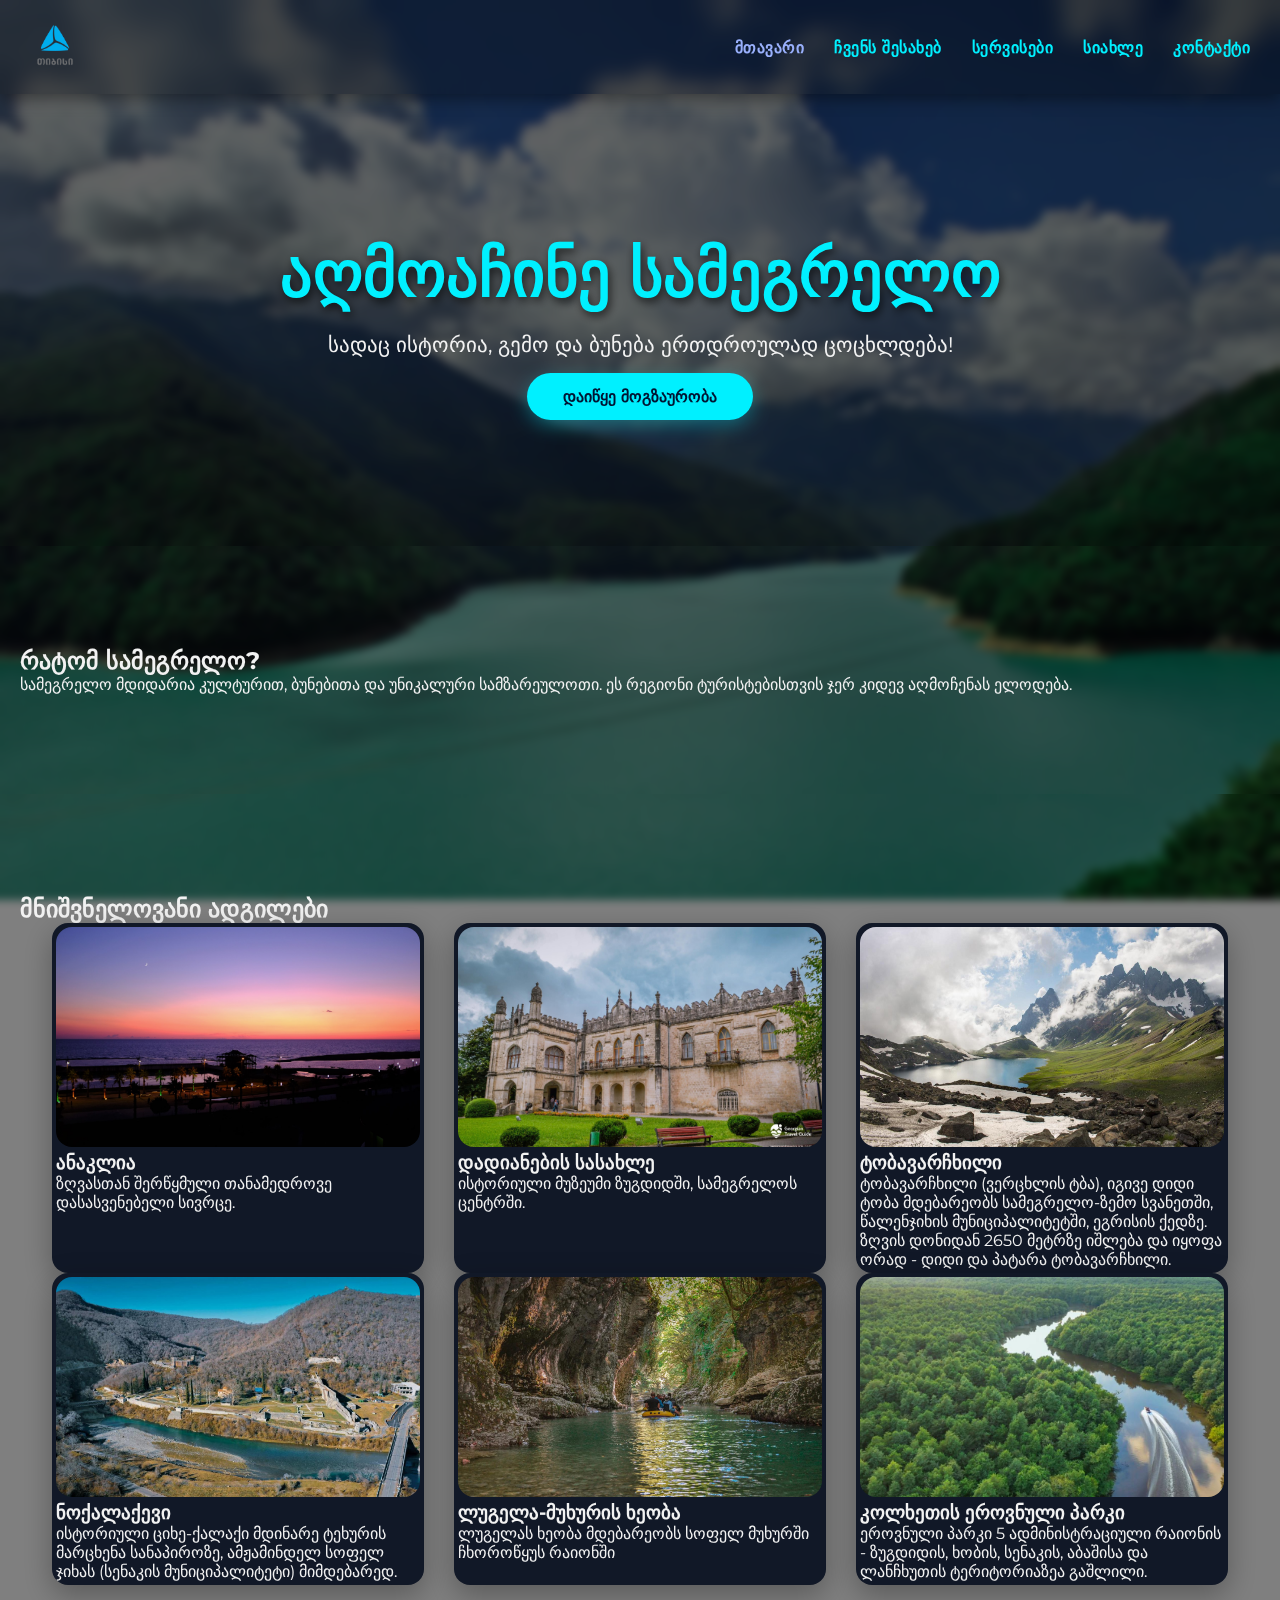
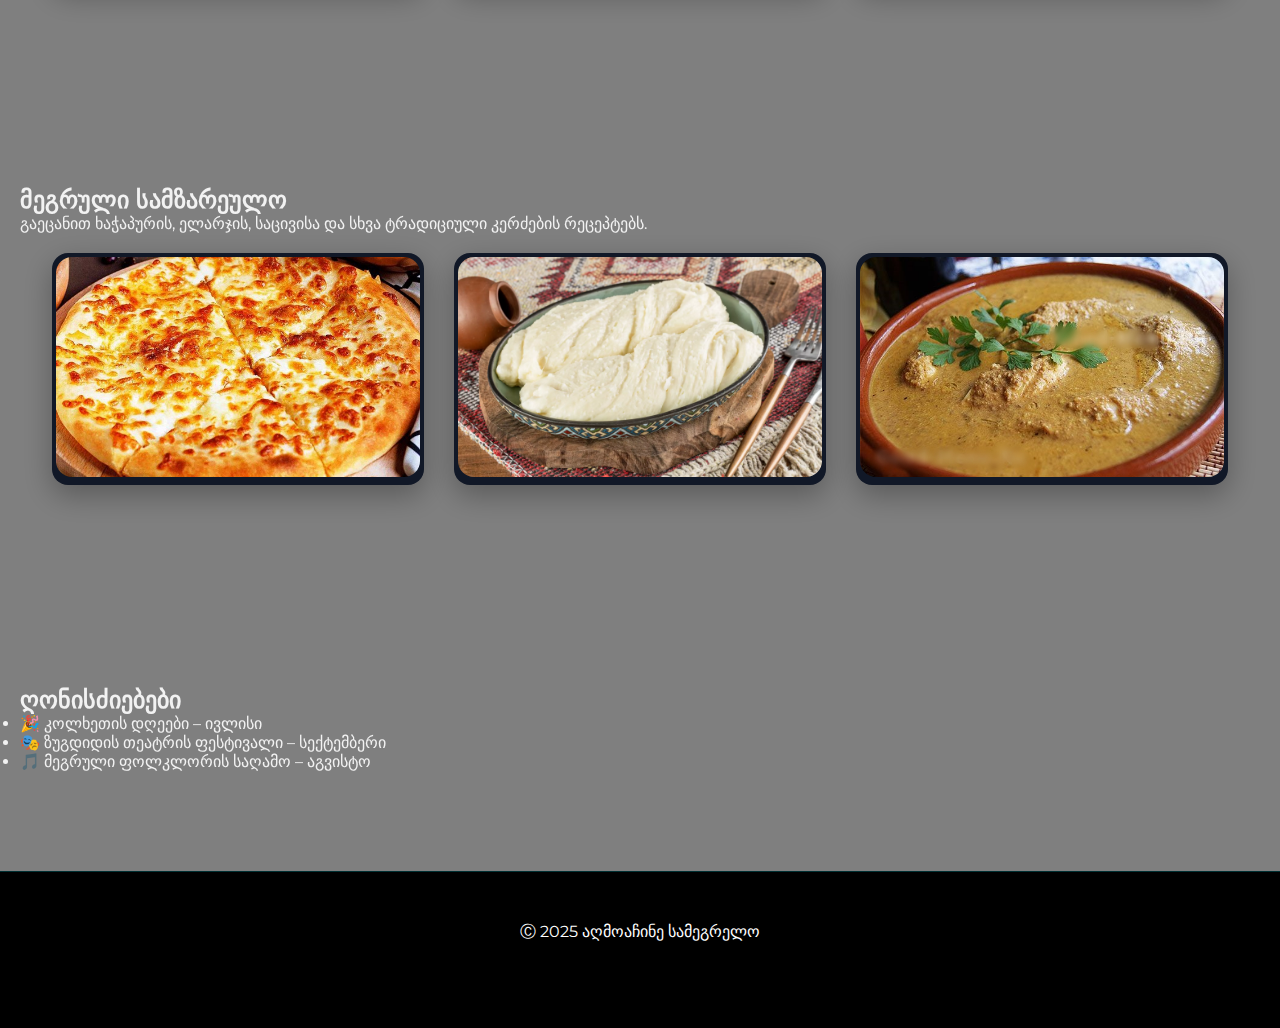
<file: index.html>
<!DOCTYPE html>
<html lang="ka">
<head>
  <meta charset="UTF-8">
  <meta name="viewport" content="width=device-width, initial-scale=1.0">
  <title>აღმოაჩინე სამეგრელო</title>
  <link rel="stylesheet" href="assets/css/style.css">
  <link href="https://fonts.googleapis.com/css2?family=Montserrat:wght@400;700&display=swap" rel="stylesheet">
</head>
<body>
  
  <header>
    <div class="container">
      <a href="https://tbceducation.ge" target="_blank">
        <img src="assets/images/tbc-logo.png" alt="TBC Logo" class="logo">
      </a>
      <nav>
        <ul>
          <li><a href="index.html" class="active" style="text-decoration:none; font-weight:700; color:#99b0fc;">მთავარი</a></li>
          <li><a href="about.html">ჩვენს შესახებ</a></li>
          <li><a href="services.html">სერვისები</a></li>
          <li><a href="news.html">სიახლე</a></li>
          <li><a href="contact.html">კონტაქტი</a></li>
        </ul>
      </nav>
    </div>
  </header>

  <section class="hero">
    <div class="hero-content">
      
      <h1>აღმოაჩინე სამეგრელო</h1>
      <p>სადაც ისტორია, გემო და ბუნება ერთდროულად ცოცხლდება!</p>
      <a href="#discover" class="btn">დაიწყე მოგზაურობა</a>
    </div>
  </section>

  
  <section class="region" id="discover">
    <div class="container">
      <h2>რატომ სამეგრელო?</h2>
      <p>სამეგრელო მდიდარია კულტურით, ბუნებითა და უნიკალური სამზარეულოთი. ეს რეგიონი ტურისტებისთვის ჯერ კიდევ აღმოჩენას ელოდება.</p>
    </div>
  </section>

  
  <section class="places">
    <div class="container">
      <h2>მნიშვნელოვანი ადგილები</h2>
      <div class="cards">
        <div class="card">
          <img src="assets/images/anakila.jpg" alt="ანაკლიის სანაპირო">
          <h3>ანაკლია</h3>
          <p>ზღვასთან შერწყმული თანამედროვე დასასვენებელი სივრცე.</p>
        </div>
        <div class="card">
          <img src="assets/images/dadianebi.jpg" alt="დადიანების სასახლე">
          <h3>დადიანების სასახლე</h3>
          <p>ისტორიული მუზეუმი ზუგდიდში, სამეგრელოს ცენტრში.</p>
        </div>
        <div class="card">
          <img src="assets/images/tobavarchxili.jpg" alt="">
          <h3>ტობავარჩხილი</h3>
          <p>ტობავარჩხილი (ვერცხლის ტბა), იგივე დიდი ტობა მდებარეობს სამეგრელო-ზემო სვანეთში, 
            წალენჯიხის მუნიციპალიტეტში, ეგრისის ქედზე. ზღვის დონიდან 2650 მეტრზე იშლება და იყოფა ორად - დიდი 
            და პატარა ტობავარჩხილი.</p>
        </div>
      </div>
      
      <div class="cards">
        <div class="card">
          <img src="assets/images/ნოქლაქევი.jpg" alt="">
          <h3>ნოქალაქევი</h3>
          <p>ისტორიული ციხე-ქალაქი მდინარე ტეხურის მარცხენა სანაპიროზე, ამჟამინდელ სოფელ ჯიხას (სენაკის მუნიციპალიტეტი) მიმდებარედ.</p>
        </div>
        <div class="card">
          <img src="assets/images/lugelaa.jpg" alt="">
          <h3>ლუგელა-მუხურის ხეობა</h3>
          <p>ლუგელას ხეობა მდებარეობს სოფელ მუხურში ჩხოროწყუს რაიონში</p>
        </div>
        <div class="card">
          <img src="assets/images/kolxeti.jpg" alt="">
          <h3>კოლხეთის ეროვნული პარკი</h3>
          <p>ეროვნული პარკი 5 ადმინისტრაციული რაიონის - ზუგდიდის, ხობის, სენაკის,
            აბაშისა და ლანჩხუთის ტერიტორიაზეა გაშლილი.</p>
        </div>
      </div>
    </div>
  </section>

  
  <section class="cuisine">
    <div class="container">
      <h2>მეგრული სამზარეულო</h2>
      <p>გაეცანით ხაჭაპურის, ელარჯის, საცივისა და სხვა ტრადიციული კერძების რეცეპტებს.</p>

      <div class="cards">
        <div class="card">
          <a href="https://gemrielia.ge/recipe/1021-yvelaze-gemrieli-megruli-xaWapuri/">
          <img src="assets/images/xach.jpg" alt="">
          </a>
        </div>
        <div class="card">
          <a href="https://gemrielia.ge/recipe/5999-namdvili-elarji-megreli-diasaxlisis-recepti/">
          <img src="assets/images/elarj.jpg" alt="">
          </a>
       
        </div>
        <div class="card">
          <a href="https://gemrielia.ge/recipe/6423-indauris-sacivi-namdvili-sadResaswaulo-kerZi/">
          <img src="assets/images/sac.jpg" alt="">
          </a>
        </div>
      </div>
    </div>
  </section>

  
  <section class="calendar">
    <div class="container">
      <h2>ღონისძიებები</h2>
      <ul>
        <li>🎉 კოლხეთის დღეები – ივლისი</li>
        <li>🎭 ზუგდიდის თეატრის ფესტივალი – სექტემბერი</li>
        <li>🎵 მეგრული ფოლკლორის საღამო – აგვისტო</li>
      </ul>
    </div>
  </section>


  
  <footer>
    <div class="container">
      <p>Ⓒ 2025 აღმოაჩინე სამეგრელო</p>
      <div class="socials">
        <a href="#"><i class="fab fa-facebook"></i></a>
        <a href="#"><i class="fab fa-instagram"></i></a>
      </div>
    </div>
  </footer>
</body>
</html>
</file>
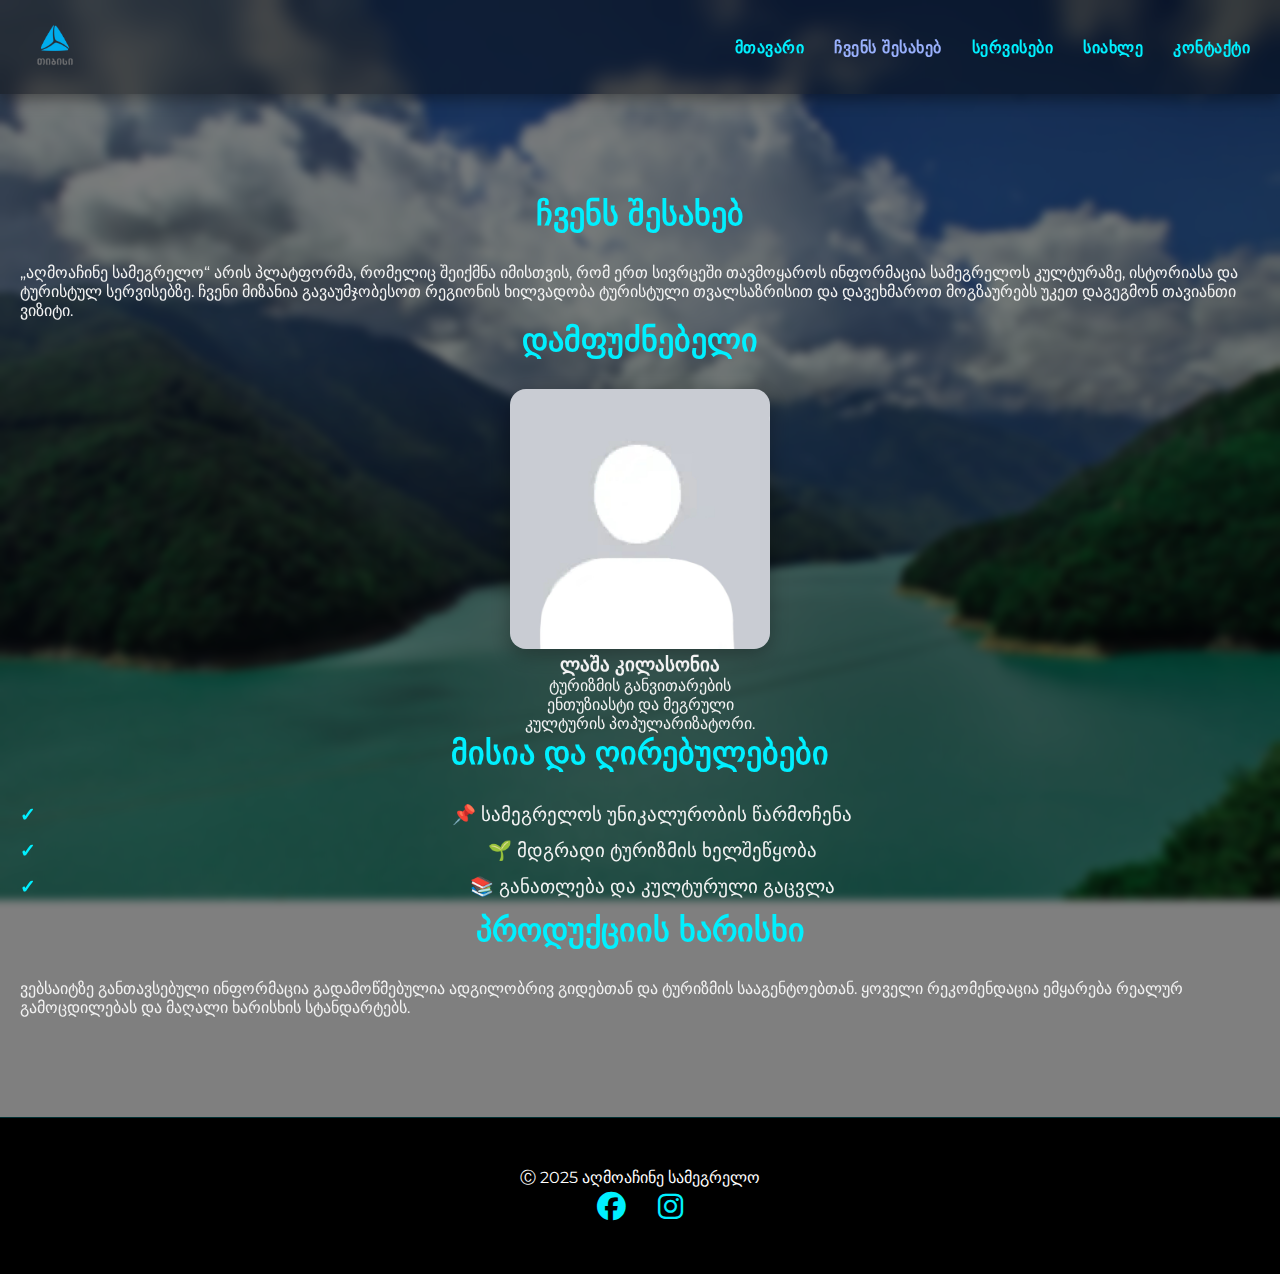
<file: about.html>
<!DOCTYPE html>
<html lang="ka">
<head>
  <meta charset="UTF-8">
  <meta name="viewport" content="width=device-width, initial-scale=1.0">
  <title>ჩვენს შესახებ – აღმოაჩინე სამეგრელო</title>
  <link rel="stylesheet" href="assets/css/style.css">
  <link rel="stylesheet" href="https://cdnjs.cloudflare.com/ajax/libs/font-awesome/6.5.0/css/all.min.css">
  <link href="https://fonts.googleapis.com/css2?family=Montserrat:wght@400;700&display=swap" rel="stylesheet">
</head>
<body>

  
  <header>
    <div class="container">
      <a href="https://tbceducation.ge" target="_blank">
        <img src="assets/images/tbc-logo.png" alt="TBC Logo" class="logo">
      </a>
      <nav>
        <ul>
          <li><a href="index.html">მთავარი</a></li>
          <li><a href="about.html" class="active" style="text-decoration:none; font-weight:700; color:#99b0fc;">ჩვენს შესახებ</a></li>
          <li><a href="services.html">სერვისები</a></li>
          <li><a href="news.html">სიახლე</a></li>
          <li><a href="contact.html">კონტაქტი</a></li>
        </ul>
      </nav>
    </div>
  </header>

 
  <section class="about">
    <div class="container">
      <h1>ჩვენს შესახებ</h1>
      <p>„აღმოაჩინე სამეგრელო“ არის პლატფორმა, რომელიც შეიქმნა იმისთვის, რომ ერთ სივრცეში თავმოყაროს ინფორმაცია სამეგრელოს კულტურაზე, ისტორიასა და ტურისტულ სერვისებზე. ჩვენი მიზანია გავაუმჯობესოთ რეგიონის ხილვადობა ტურისტული თვალსაზრისით და დავეხმაროთ მოგზაურებს უკეთ დაგეგმონ თავიანთი ვიზიტი.</p>

      <h2>დამფუძნებელი</h2>
      <div class="team">
        <div class="member">
          <img src="assets/images/me.jpg" alt="დამფუძნებელი 1">
          <h3>ლაშა კილასონია</h3>
          <p>ტურიზმის განვითარების ენთუზიასტი და მეგრული კულტურის პოპულარიზატორი.</p>
        </div>
       
      </div>

      <h2>მისია და ღირებულებები</h2>
      <ul class="values">
        <li>📌 სამეგრელოს უნიკალურობის წარმოჩენა</li>
        <li>🌱 მდგრადი ტურიზმის ხელშეწყობა</li>
        <li>📚 განათლება და კულტურული გაცვლა</li>
      </ul>

      <h2>პროდუქციის ხარისხი</h2>
      <p>ვებსაიტზე განთავსებული ინფორმაცია გადამოწმებულია ადგილობრივ გიდებთან და ტურიზმის სააგენტოებთან. ყოველი რეკომენდაცია ემყარება რეალურ გამოცდილებას და მაღალი ხარისხის სტანდარტებს.</p>
    </div>
  </section>


  <footer>
    <div class="container">
      <p>Ⓒ 2025 აღმოაჩინე სამეგრელო</p>
      <div class="socials">
        <a href="#"><i class="fab fa-facebook"></i></a>
        <a href="#"><i class="fab fa-instagram"></i></a>
      </div>
    </div>
  </footer>

</body>
</html>
</file>
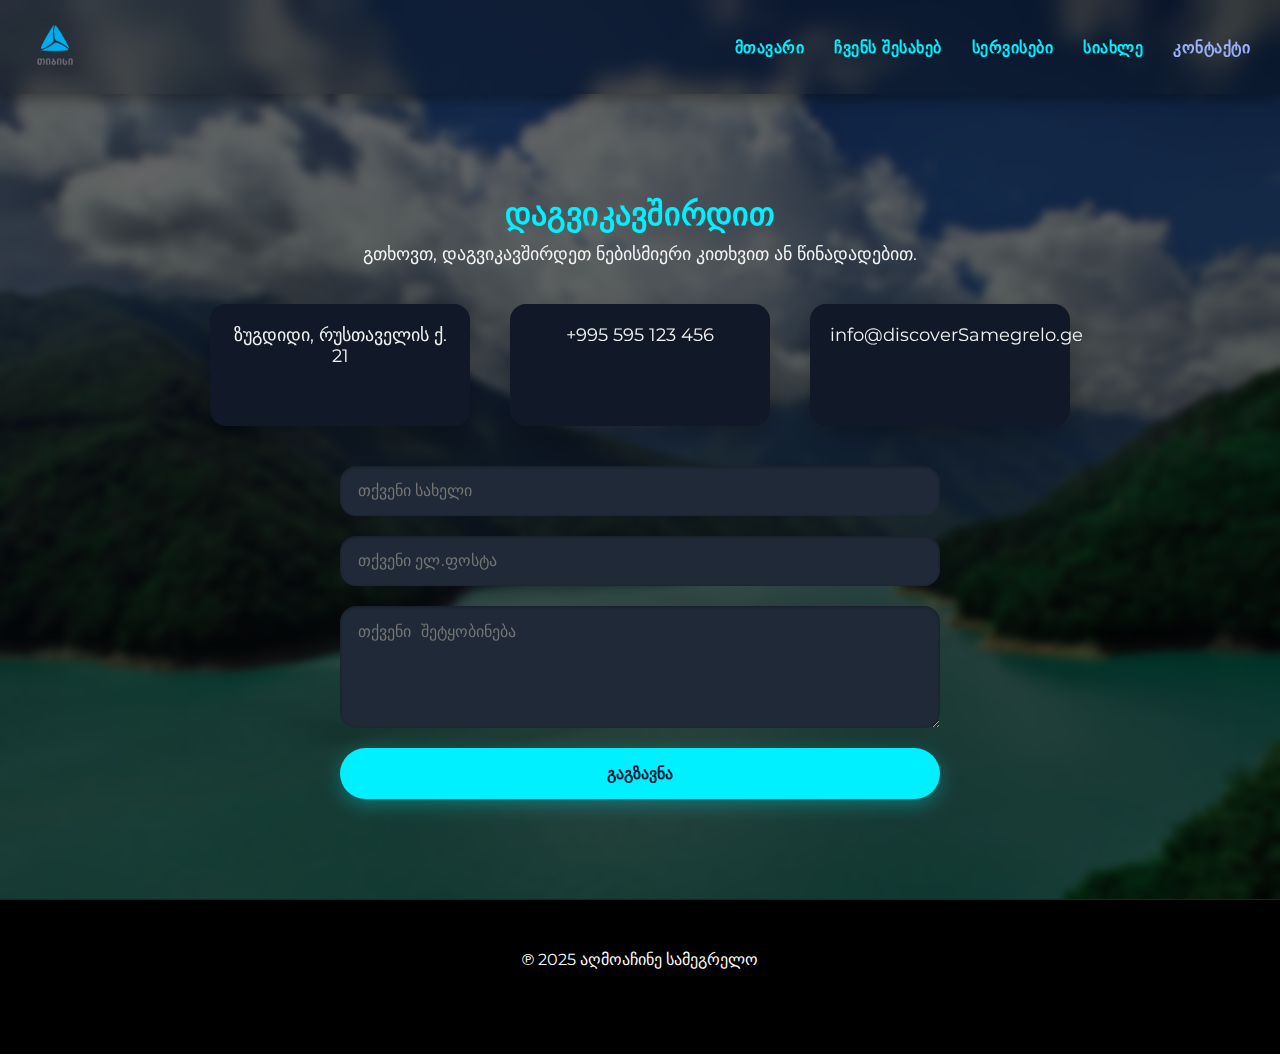
<file: contact.html>
<!DOCTYPE html>
<html lang="ka">
<head>
  <meta charset="UTF-8">
  <meta name="viewport" content="width=device-width, initial-scale=1.0">
  <title>კონტაქტი – აღმოაჩინე სამეგრელო</title>
  <link rel="stylesheet" href="assets/css/style.css">
  <link href="https://fonts.googleapis.com/css2?family=Montserrat:wght@400;700&display=swap" rel="stylesheet">
  <link rel="stylesheet" href="assets/css/contact.css">
</head>
<body>


<header>
  <div class="container">
    <a href="https://tbceducation.ge" target="_blank">
      <img src="assets/images/tbc-logo.png" alt="TBC Logo" class="logo">
    </a>
    <nav>
      <ul>
        <li><a href="index.html">მთავარი</a></li>
        <li><a href="about.html">ჩვენს შესახებ</a></li>
        <li><a href="services.html">სერვისები</a></li>
        <li><a href="news.html">სიახლე</a></li>
        <li><a href="contact.html" class="active" style="text-decoration:none; font-weight:700; color:#99b0fc;" >კონტაქტი</a></li>
      </ul>
    </nav>
  </div>
</header>

<section class="contact">
  <div class="container">
    <h1>დაგვიკავშირდით</h1>
    <p>გთხოვთ, დაგვიკავშირდეთ ნებისმიერი კითხვით ან წინადადებით.</p>

    <div class="contact-info">
      <div class="contact-item">
        <i class="fas fa-map-marker-alt"></i>
        <p>ზუგდიდი, რუსთაველის ქ. 21</p>
      </div>
      <div class="contact-item">
        <i class="fas fa-phone"></i>
        <p>+995 595 123 456</p>
      </div>
      <div class="contact-item">
        <i class="fas fa-envelope"></i>
        <p>info@discoverSamegrelo.ge</p>
      </div>
    </div>

    <form action="#" method="post" class="contact-form">
      <input type="text" name="name" placeholder="თქვენი სახელი" required>
      <input type="email" name="email" placeholder="თქვენი ელ.ფოსტა" required>
      <textarea name="message" rows="5" placeholder="თქვენი შეტყობინება" required></textarea>
      <button type="submit" class="btn">გაგზავნა</button>
    </form>
  </div>
</section>


<footer>
  <div class="container">
    <p>℗ 2025 აღმოაჩინე სამეგრელო</p>
    <div class="socials">
      <a href="#"><i class="fab fa-facebook"></i></a>
      <a href="#"><i class="fab fa-instagram"></i></a>
    </div>
  </div>
</footer>

</body>
</html>
</file>
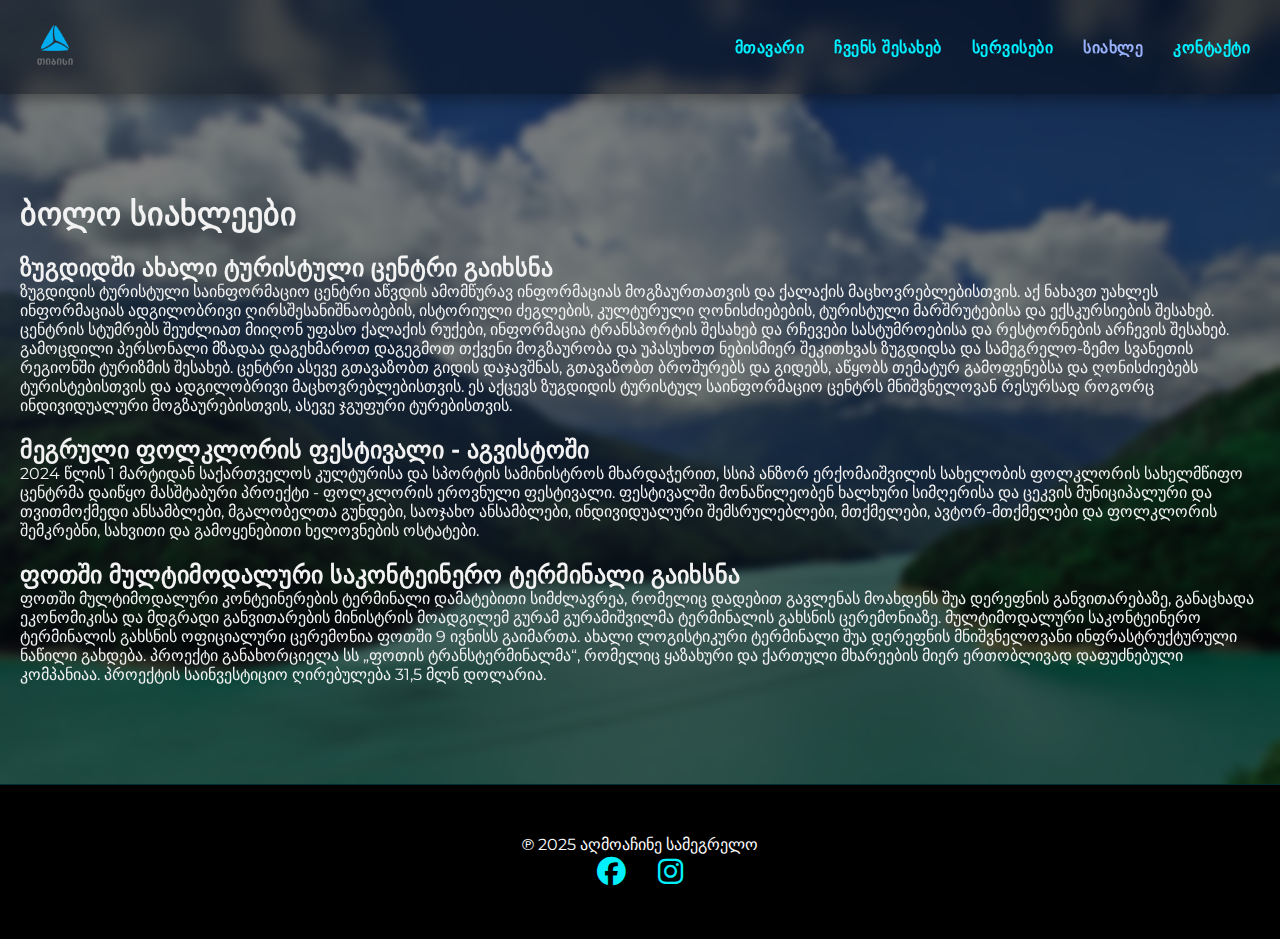
<file: news.html>
<!DOCTYPE html>
<html lang="ka">
<head>
  <meta charset="UTF-8">
  <meta name="viewport" content="width=device-width, initial-scale=1.0">
  <title>სიახლეები – აღმოაჩინე სამეგრელო</title>
  <link rel="stylesheet" href="assets/css/style.css">
  <link rel="stylesheet" href="https://cdnjs.cloudflare.com/ajax/libs/font-awesome/6.5.0/css/all.min.css">
  <link href="https://fonts.googleapis.com/css2?family=Montserrat:wght@400;700&display=swap" rel="stylesheet">
</head>
<body>


<header>
  <div class="container">
    <a href="https://tbceducation.ge" target="_blank">
      <img src="assets/images/tbc-logo.png" alt="TBC Logo" class="logo">
    </a>
    <nav>
      <ul>
        <li><a href="index.html">მთავარი</a></li>
        <li><a href="about.html">ჩვენს შესახებ</a></li>
        <li><a href="services.html">სერვისები</a></li>
        <li><a href="news.html" class="active" style="text-decoration:none; font-weight:700; color:#99b0fc;" >სიახლე</a></li>
        <li><a href="contact.html">კონტაქტი</a></li>
      </ul>
    </nav>
  </div>
</header>


<section class="news">
  <div class="container">
    <h1>ბოლო სიახლეები</h1>

    <div class="news-item">
      <h2>ზუგდიდში ახალი ტურისტული ცენტრი გაიხსნა</h2>
      <p>ზუგდიდის ტურისტული საინფორმაციო ცენტრი აწვდის ამომწურავ ინფორმაციას მოგზაურთათვის და ქალაქის მაცხოვრებლებისთვის. 
        აქ ნახავთ უახლეს ინფორმაციას ადგილობრივი ღირსშესანიშნაობების, ისტორიული ძეგლების, კულტურული ღონისძიებების, ტურისტული მარშრუტებისა და ექსკურსიების შესახებ.
        ცენტრის სტუმრებს შეუძლიათ მიიღონ უფასო ქალაქის რუქები, ინფორმაცია
        ტრანსპორტის შესახებ და რჩევები სასტუმროებისა და რესტორნების არჩევის შესახებ. გამოცდილი პერსონალი მზადაა დაგეხმაროთ დაგეგმოთ 
        თქვენი მოგზაურობა და უპასუხოთ ნებისმიერ შეკითხვას ზუგდიდსა და სამეგრელო-ზემო სვანეთის რეგიონში ტურიზმის შესახებ.
        ცენტრი ასევე გთავაზობთ გიდის დაჯავშნას, გთავაზობთ ბროშურებს და გიდებს, აწყობს თემატურ გამოფენებსა და ღონისძიებებს 
        ტურისტებისთვის და ადგილობრივი მაცხოვრებლებისთვის. ეს აქცევს ზუგდიდის ტურისტულ საინფორმაციო ცენტრს მნიშვნელოვან რესურსად
         როგორც ინდივიდუალური მოგზაურებისთვის, ასევე ჯგუფური ტურებისთვის.</p>
    </div>

    <div class="news-item">
      <h2>მეგრული ფოლკლორის ფესტივალი - აგვისტოში</h2>
      <p>2024 წლის 1 მარტიდან საქართველოს კულტურისა და სპორტის სამინისტროს მხარდაჭერით, სსიპ ანზორ ერქომაიშვილის სახელობის ფოლკლორის სახელმწიფო ცენტრმა დაიწყო მასშტაბური პროექტი - ფოლკლორის ეროვნული ფესტივალი.
        ფესტივალში მონაწილეობენ ხალხური სიმღერისა და ცეკვის მუნიციპალური და თვითმოქმედი ანსამბლები, მგალობელთა გუნდები, საოჯახო ანსამბლები, ინდივიდუალური შემსრულებლები, მთქმელები, ავტორ-მთქმელები და ფოლკლორის შემკრებნი,
        სახვითი და გამოყენებითი ხელოვნების ოსტატები.</p>
    </div>

    <div class="news-item">
      <h2>ფოთში მულტიმოდალური საკონტეინერო ტერმინალი გაიხსნა</h2>
      <p>ფოთში მულტიმოდალური კონტეინერების ტერმინალი დამატებითი სიმძლავრეა, რომელიც დადებით გავლენას მოახდენს შუა დერეფნის განვითარებაზე, განაცხადა ეკონომიკისა და მდგრადი განვითარების მინისტრის მოადგილემ გურამ გურამიშვილმა ტერმინალის გახსნის ცერემონიაზე.
მულტიმოდალური საკონტეინერო ტერმინალის გახსნის ოფიციალური ცერემონია ფოთში 9 ივნისს გაიმართა. ახალი ლოგისტიკური ტერმინალი შუა დერეფნის მნიშვნელოვანი ინფრასტრუქტურული ნაწილი გახდება.
პროექტი განახორციელა სს „ფოთის ტრანსტერმინალმა“, რომელიც ყაზახური და ქართული მხარეების მიერ ერთობლივად დაფუძნებული კომპანიაა. პროექტის საინვესტიციო ღირებულება 31,5 მლნ დოლარია.</p>
    </div>

  </div>
</section>


<footer>
  <div class="container">
    <p>℗ 2025 აღმოაჩინე სამეგრელო</p>
    <div class="socials">
      <a href="#"><i class="fab fa-facebook"></i></a>
      <a href="#"><i class="fab fa-instagram"></i></a>
    </div>
  </div>
</footer>

</body>
</html>
</file>
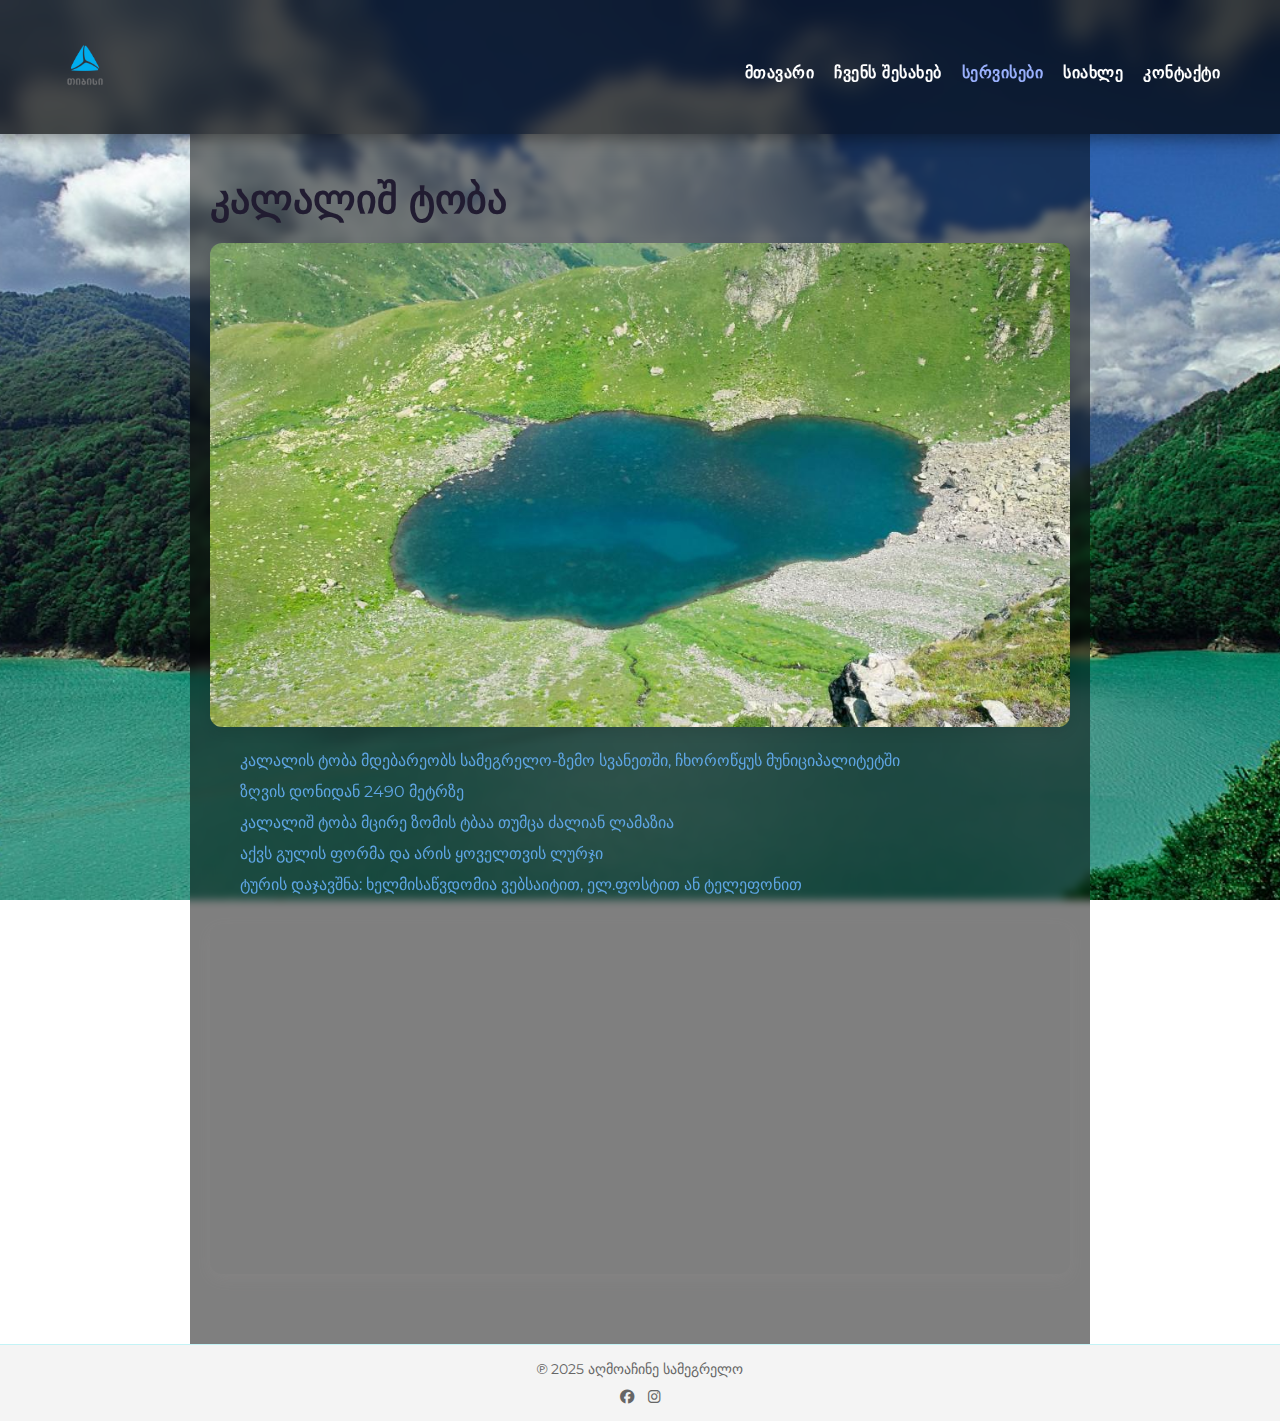
<file: service-2.html>
<!DOCTYPE html>
<html lang="ka">
<head>
  <meta charset="UTF-8" />
  <meta name="viewport" content="width=device-width, initial-scale=1" />
  <title>დადიანი ინნ</title>
  <link rel="stylesheet" href="assets/css/style.css" />
  <link rel="stylesheet" href="assets/css/service-detail.css" />
  <link rel="stylesheet" href="https://cdnjs.cloudflare.com/ajax/libs/font-awesome/6.5.0/css/all.min.css" />
  <link href="https://fonts.googleapis.com/css2?family=Montserrat:wght@400;700&display=swap" rel="stylesheet" />
</head>
<body>

<header>
  <div class="container" style="max-width: 1200px; margin: auto; padding: 20px;">
    <a href="https://tbceducation.ge" target="_blank">
      <img src="assets/images/tbc-logo.png" alt="TBC Logo" style="height: 50px;">
    </a>
    <nav style="margin-top: 10px;">
      <ul style="list-style: none; display: flex; gap: 20px; padding-left: 0;">
        <li><a href="index.html" style="text-decoration:none; color:#ffffff;">მთავარი</a></li>
        <li><a href="about.html" style="text-decoration:none; color:#ffffff;">ჩვენს შესახებ</a></li>
        <li><a href="services.html" style="text-decoration:none; font-weight:700; color:#99b0fc;">სერვისები</a></li>
        <li><a href="news.html" style="text-decoration:none; color:#ffffff;">სიახლე</a></li>
        <li><a href="contact.html" style="text-decoration:none; color:#ffffff;">კონტაქტი</a></li>
      </ul>
    </nav>
  </div>
</header>

<section class="service-detail">
  <div class="container">
    <h1>კალალიშ ტობა</h1>
    <img src="assets/images/tba.jpg" alt="სასტუმრო დადიანი ინნ" class="service-image" />
    <ul>
      <li>კალალის ტობა მდებარეობს სამეგრელო-ზემო სვანეთში, ჩხოროწყუს მუნიციპალიტეტში</li>
      <li>ზღვის დონიდან 2490 მეტრზე</li>
      <li>კალალიშ ტობა მცირე ზომის ტბაა თუმცა ძალიან ლამაზია</li>
      <li>აქვს გულის ფორმა და არის ყოველთვის ლურჯი</li>
      <li>ტურის დაჯავშნა: ხელმისაწვდომია ვებსაიტით, ელ.ფოსტით ან ტელეფონით</li>
    </ul>

    <div class="map-container">
      <iframe 
        src="https://www.google.com/maps/embed?pb=!1m18!1m12!1m3!1d3603.0232875867255!2d42.23922372659634!3d42.78472825816605!2m3!1f0!2f0!3f0!3m2!1i1024!2i768!4f13.1!3m3!1m2!1s0x405c00a8f04fab65%3A0x38fd0e44a7f3c329!2z4YOi4YOd4YOR4YOQ4YOV4YOQ4YOg4YOp4YOu4YOY4YOa4YOY4YOhIOGDouGDkeGDkA!5e1!3m2!1ska!2sge!4v1752345451357!5m2!1ska!2sge" width="600" height="450" style="border:0;" allowfullscreen="" loading="lazy" referrerpolicy="no-referrer-when-downgrade">

      </iframe>
    </div>


  </div>
</section>

<footer style="background:#f4f4f4; padding: 15px 0; text-align: center; color: #666; font-size: 0.9rem;">
  ℗ 2025 აღმოაჩინე სამეგრელო
  <div style="margin-top: 10px;">
    <a href="#" style="margin-right:10px; color:#666;"><i class="fab fa-facebook"></i></a>
    <a href="#" style="color:#666;"><i class="fab fa-instagram"></i></a>
  </div>
</footer>

</body>
</html>
</file>
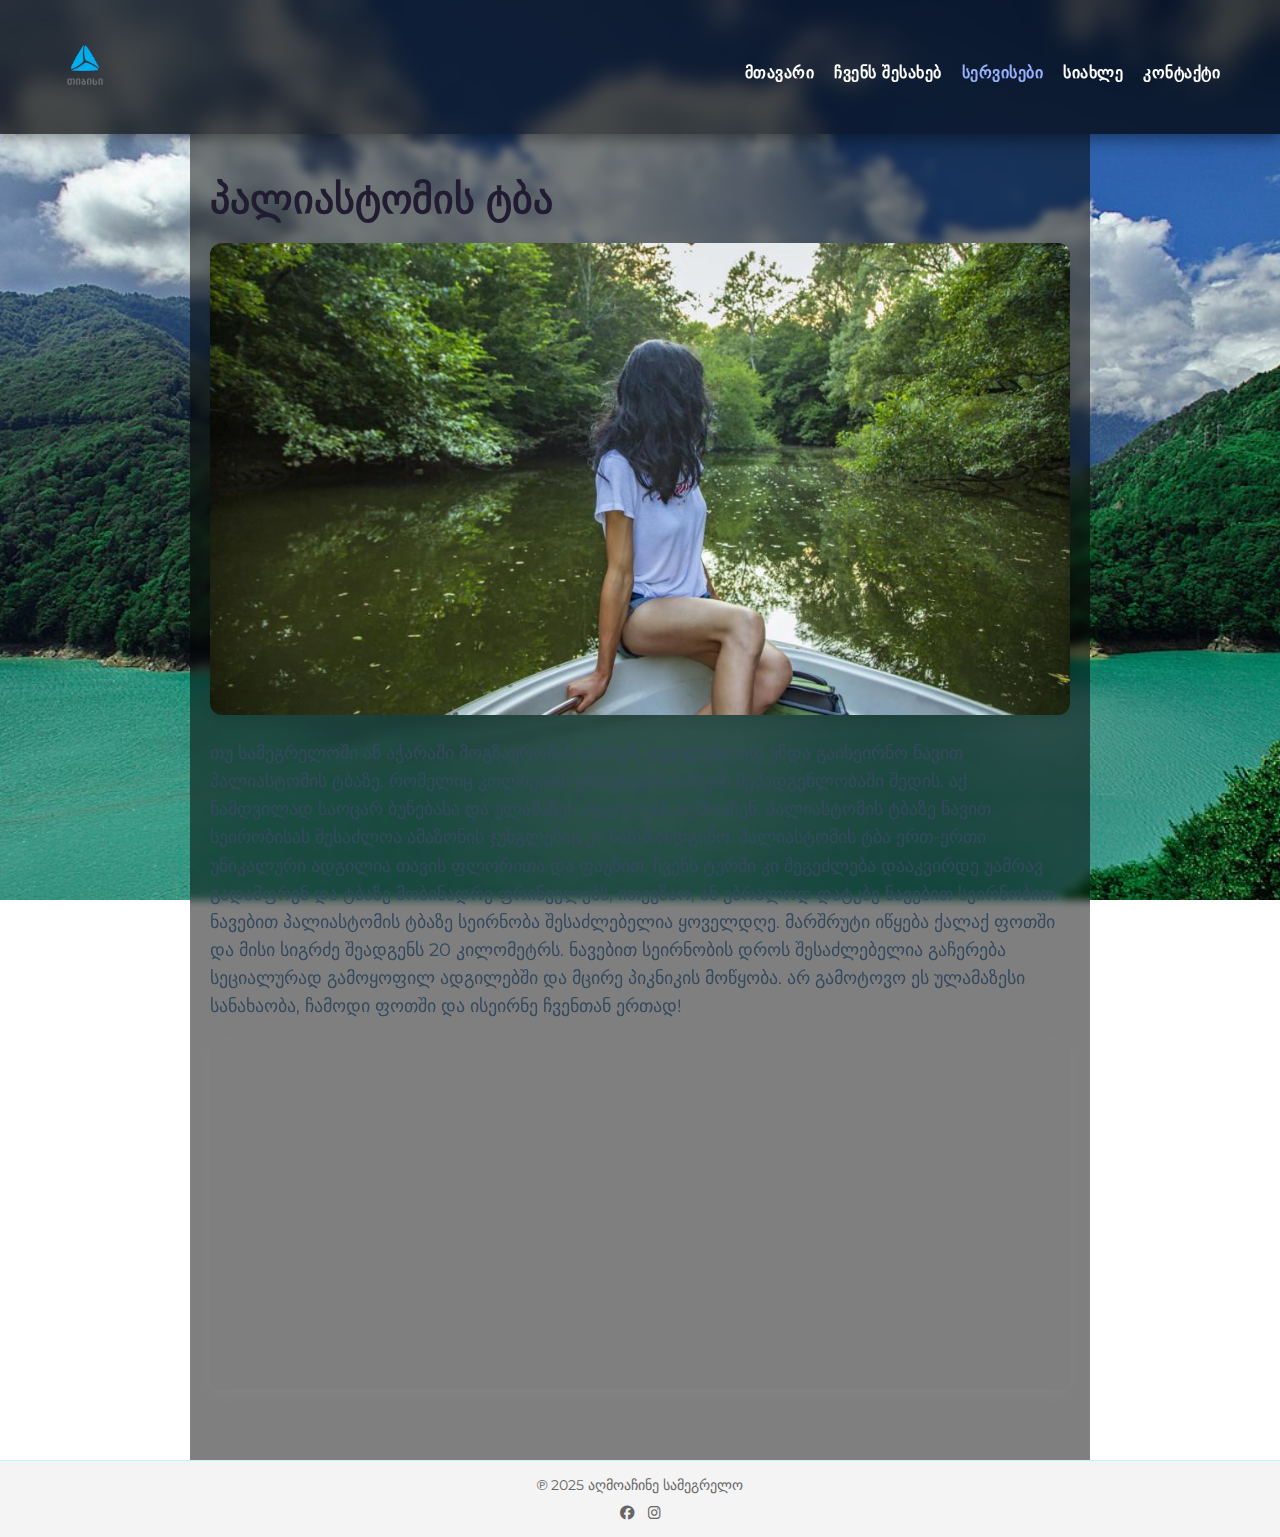
<file: service-3.html>
<!DOCTYPE html>
<html lang="ka">
<head>
  <meta charset="UTF-8" />
  <meta name="viewport" content="width=device-width, initial-scale=1" />
  <title>დადიანი ინნ</title>
  <link rel="stylesheet" href="assets/css/style.css" />
  <link rel="stylesheet" href="assets/css/service-detail.css" />
  <link rel="stylesheet" href="https://cdnjs.cloudflare.com/ajax/libs/font-awesome/6.5.0/css/all.min.css" />
  <link href="https://fonts.googleapis.com/css2?family=Montserrat:wght@400;700&display=swap" rel="stylesheet" />
</head>
<body>

<header>
  <div class="container" style="max-width: 1200px; margin: auto; padding: 20px;">
    <a href="https://tbceducation.ge" target="_blank">
      <img src="assets/images/tbc-logo.png" alt="TBC Logo" style="height: 50px;">
    </a>
    <nav style="margin-top: 10px;">
      <ul style="list-style: none; display: flex; gap: 20px; padding-left: 0;">
        <li><a href="index.html" style="text-decoration:none; color:#ffffff;">მთავარი</a></li>
        <li><a href="about.html" style="text-decoration:none; color:#ffffff;">ჩვენს შესახებ</a></li>
        <li><a href="services.html" style="text-decoration:none; font-weight:700; color:#99b0fc;">სერვისები</a></li>
        <li><a href="news.html" style="text-decoration:none; color:#ffffff;">სიახლე</a></li>
        <li><a href="contact.html" style="text-decoration:none; color:#ffffff;">კონტაქტი</a></li>
      </ul>
    </nav>
  </div>
</header>

<section class="service-detail">
  <div class="container">
    <h1> პალიასტომის ტბა</h1>
    <img src="assets/images/paltba.jpg" alt="სასტუმრო დადიანი ინნ" class="service-image" />
    <p>თუ სამეგრელოში ან აჭარაში მოგზაურობას აპირებ, აუცილებლად უნდა გაისეირნო ნავით პალიასტომის ტბაზე, რომელიც კოლხეთის ეროვნული პარკის შემადგენლობაში შედის.

აქ ნამდვილად საოცარ ბუნებასა და ულამაზეს ადგილებს აღმოაჩენ. პალიასტომის ტბაზე ნავით სეირობისას შესაძლოა ამაზონის ჯუნგლებიც კი წარმოიდგინო.

პალიასტომის ტბა ერთ-ერთი უნიკალური ადგილია თავის ფლორითა და ფაუნით, ჩვენს ტურში კი შეგეძლება დააკვირდე უამრავ გადამფრენ და ტბაზე მობინადრე ფრინველებს, ითევზაო, ან უბრალოდ დატკბე ნავებით სეირნობით.

ნავებით პალიასტომის ტბაზე სეირნობა შესაძლებელია ყოველდღე. მარშრუტი იწყება ქალაქ ფოთში და მისი სიგრძე შეადგენს 20 კილომეტრს. ნავებით სეირნობის დროს შესაძლებელია გაჩერება სეციალურად გამოყოფილ ადგილებში და მცირე პიკნიკის მოწყობა.

არ გამოტოვო ეს ულამაზესი სანახაობა, ჩამოდი ფოთში და ისეირნე ჩვენთან ერთად!</p>

    <div class="map-container">
      <iframe 
        src="https://www.google.com/maps/embed?pb=!1m18!1m12!1m3!1d23675.509844935714!2d41.709890957298065!3d42.119490040448426!2m3!1f0!2f0!3f0!3m2!1i1024!2i768!4f13.1!3m3!1m2!1s0x405dbbcff17101f1%3A0x3ccf0590ebd0c7c3!2z4YOe4YOQ4YOa4YOY4YOQ4YOh4YOi4YOd4YOb4YOY4YOhIOGDouGDkeGDkA!5e0!3m2!1ska!2sge!4v1752346377976!5m2!1ska!2sge" width="600" height="450" style="border:0;" allowfullscreen="" loading="lazy" referrerpolicy="no-referrer-when-downgrade">
      </iframe>
    </div>


  </div>
</section>

<footer style="background:#f4f4f4; padding: 15px 0; text-align: center; color: #666; font-size: 0.9rem;">
  ℗ 2025 აღმოაჩინე სამეგრელო
  <div style="margin-top: 10px;">
    <a href="#" style="margin-right:10px; color:#666;"><i class="fab fa-facebook"></i></a>
    <a href="#" style="color:#666;"><i class="fab fa-instagram"></i></a>
  </div>
</footer>

</body>
</html>
</file>
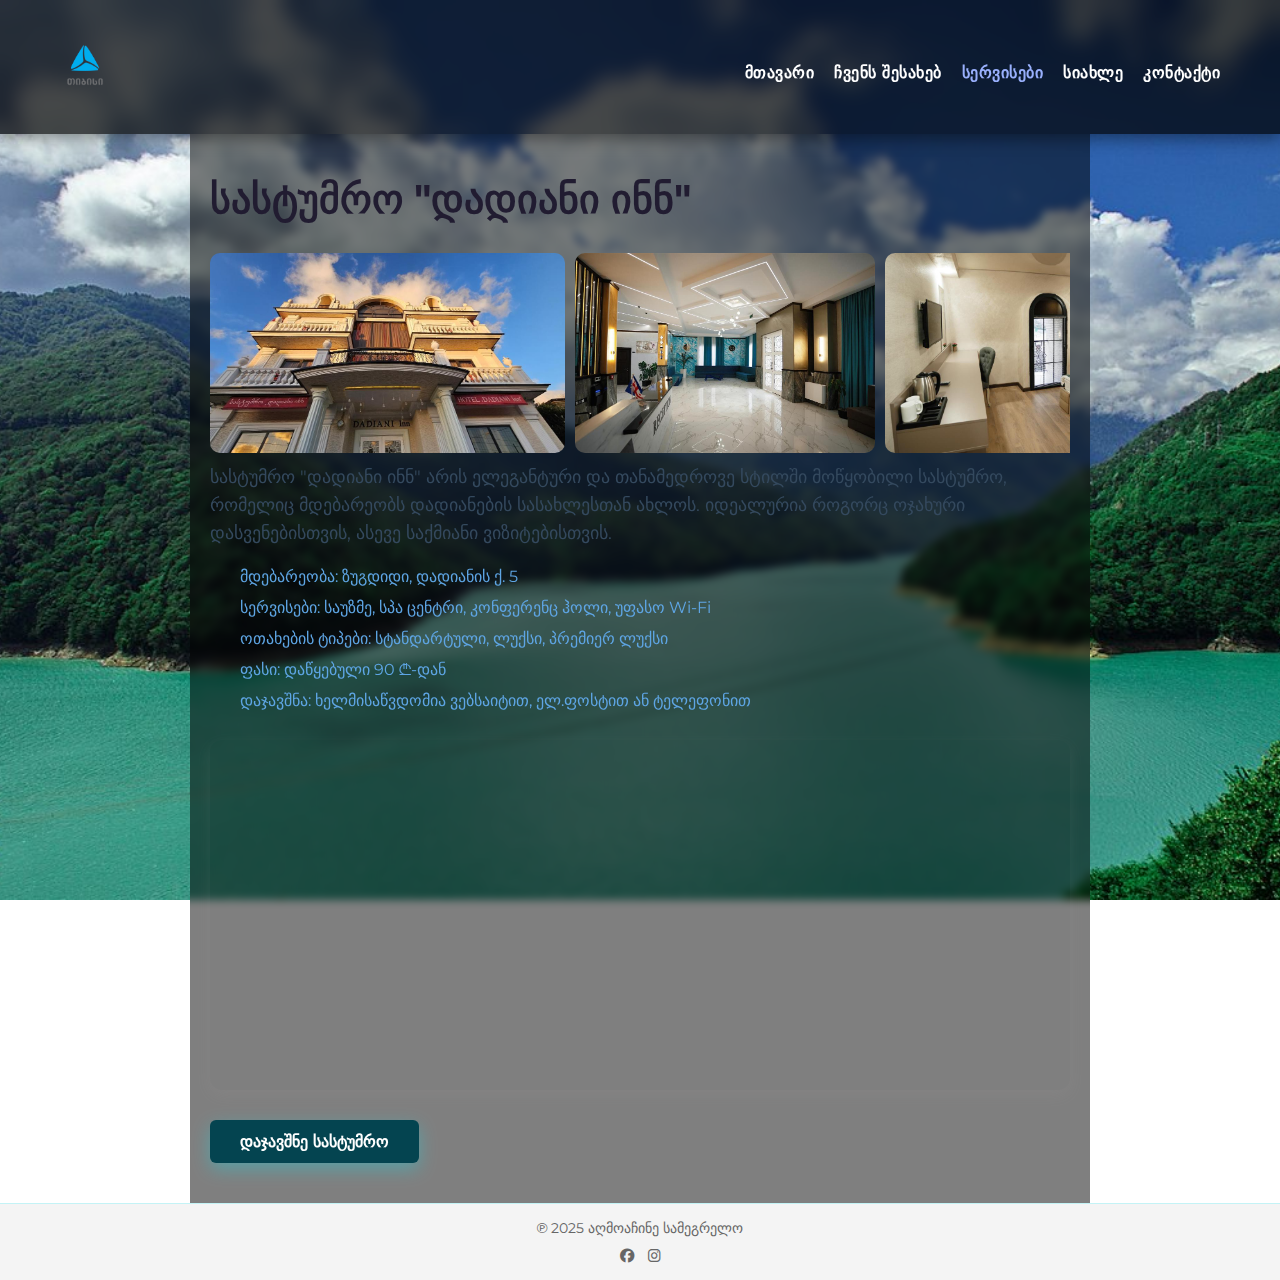
<file: service-dadiani.html>
<!DOCTYPE html>
<html lang="ka">
<head>
  <meta charset="UTF-8" />
  <meta name="viewport" content="width=device-width, initial-scale=1" />
  <title>დადიანი ინნ</title>
  <link rel="stylesheet" href="assets/css/style.css" />
  <link rel="stylesheet" href="assets/css/service-detail.css" />
  <link rel="stylesheet" href="https://cdnjs.cloudflare.com/ajax/libs/font-awesome/6.5.0/css/all.min.css" />
  <link href="https://fonts.googleapis.com/css2?family=Montserrat:wght@400;700&display=swap" rel="stylesheet" />
</head>
<body>

<header>
  <div class="container" style="max-width: 1200px; margin: auto; padding: 20px;">
    <a href="https://tbceducation.ge" target="_blank">
      <img src="assets/images/tbc-logo.png" alt="TBC Logo" style="height: 50px;">
    </a>
    <nav style="margin-top: 10px;">
      <ul style="list-style: none; display: flex; gap: 20px; padding-left: 0;">
        <li><a href="index.html" style="text-decoration:none; color:#ffffff;">მთავარი</a></li>
        <li><a href="about.html" style="text-decoration:none; color:#ffffff;">ჩვენს შესახებ</a></li>
        <li><a href="services.html" style="text-decoration:none; font-weight:700; color:#99b0fc;">სერვისები</a></li>
        <li><a href="news.html" style="text-decoration:none; color:#ffffff;">სიახლე</a></li>
        <li><a href="contact.html" style="text-decoration:none; color:#ffffff;">კონტაქტი</a></li>
      </ul>
    </nav>
  </div>
</header>

<section class="service-detail">
  <div class="container">
    <h1>სასტუმრო "დადიანი ინნ"</h1>
    <div class="gallery-container">
    <img src="./assets/images/inn2.jpg" alt="Photo 1" />
    <img src="./assets/images/inn1.jpg" alt="Photo 2" />
    <img src="./assets/images/inn3.jpg" alt="Photo 3" />
    <img src="./assets/images/inn4.jpg" alt="Photo 4" />
    <img src="./assets/images/inn5.jpg" alt="Photo 5" />
  </div>
    <p>სასტუმრო "დადიანი ინნ" არის ელეგანტური და თანამედროვე სტილში მოწყობილი სასტუმრო, რომელიც მდებარეობს დადიანების სასახლესთან ახლოს. იდეალურია როგორც ოჯახური დასვენებისთვის, ასევე საქმიანი ვიზიტებისთვის.</p>
    <ul>
      <li>მდებარეობა: ზუგდიდი, დადიანის ქ. 5</li>
      <li>სერვისები: საუზმე, სპა ცენტრი, კონფერენც ჰოლი, უფასო Wi-Fi</li>
      <li>ოთახების ტიპები: სტანდარტული, ლუქსი, პრემიერ ლუქსი</li>
      <li>ფასი: დაწყებული 90 ₾-დან</li>
      <li>დაჯავშნა: ხელმისაწვდომია ვებსაიტით, ელ.ფოსტით ან ტელეფონით</li>
    </ul>

    <div class="map-container">
      <iframe 
        src="https://www.google.com/maps/embed?pb=!1m18!1m12!1m3!1d2941.3859065829874!2d41.87658137658535!3d42.504606425956496!2m3!1f0!2f0!3f0!3m2!1i1024!2i768!4f13.1!3m3!1m2!1s0x405c25e730e54e4b%3A0xc752b0641a6bad50!2zRGFkaWFuaSBJbm4g4YOT4YOQ4YOT4YOY4YOQ4YOc4YOYIOGDmOGDnOGDnA!5e0!3m2!1ska!2sge!4v1752347793118!5m2!1ska!2sge" width="600" height="450" style="border:0;" allowfullscreen="" loading="lazy" referrerpolicy="no-referrer-when-downgrade">

      </iframe>
    </div>

    <a href=https://www.booking.com/hotel/ge/dadiani-inn-zugdidi.en-gb.html?aid=318615&label=New_English_EN_GE_27034799425-c6zzU5MbYxi29n11jK563QS640819032387%3Apl%3Ata%3Ap1%3Ap2%3Aac%3Aap%3Aneg%3Afi%3Atidsa-199600713385%3Alp1007469%3Ali%3Adec%3Adm%3Aag27034799425%3Acmp400850425&sid=34576725be4a3d3f2c3446dae80a72f4&dest_id=-2330978&dest_type=city&dist=0&group_adults=2&group_children=0&hapos=4&hpos=4&no_rooms=1&req_adults=2&req_children=0&room1=A%2CA&sb_price_type=total&sr_order=popularity&srepoch=1751363437&srpvid=44a776533b70dd580b6026e9a2de8525&type=total&ucfs=1& class="btn">დაჯავშნე სასტუმრო</a>
  </div>
</section>

<footer style="background:#f4f4f4; padding: 15px 0; text-align: center; color: #666; font-size: 0.9rem;">
  ℗ 2025 აღმოაჩინე სამეგრელო
  <div style="margin-top: 10px;">
    <a href="#" style="margin-right:10px; color:#666;"><i class="fab fa-facebook"></i></a>
    <a href="#" style="color:#666;"><i class="fab fa-instagram"></i></a>
  </div>
</footer>

</body>
</html>
</file>
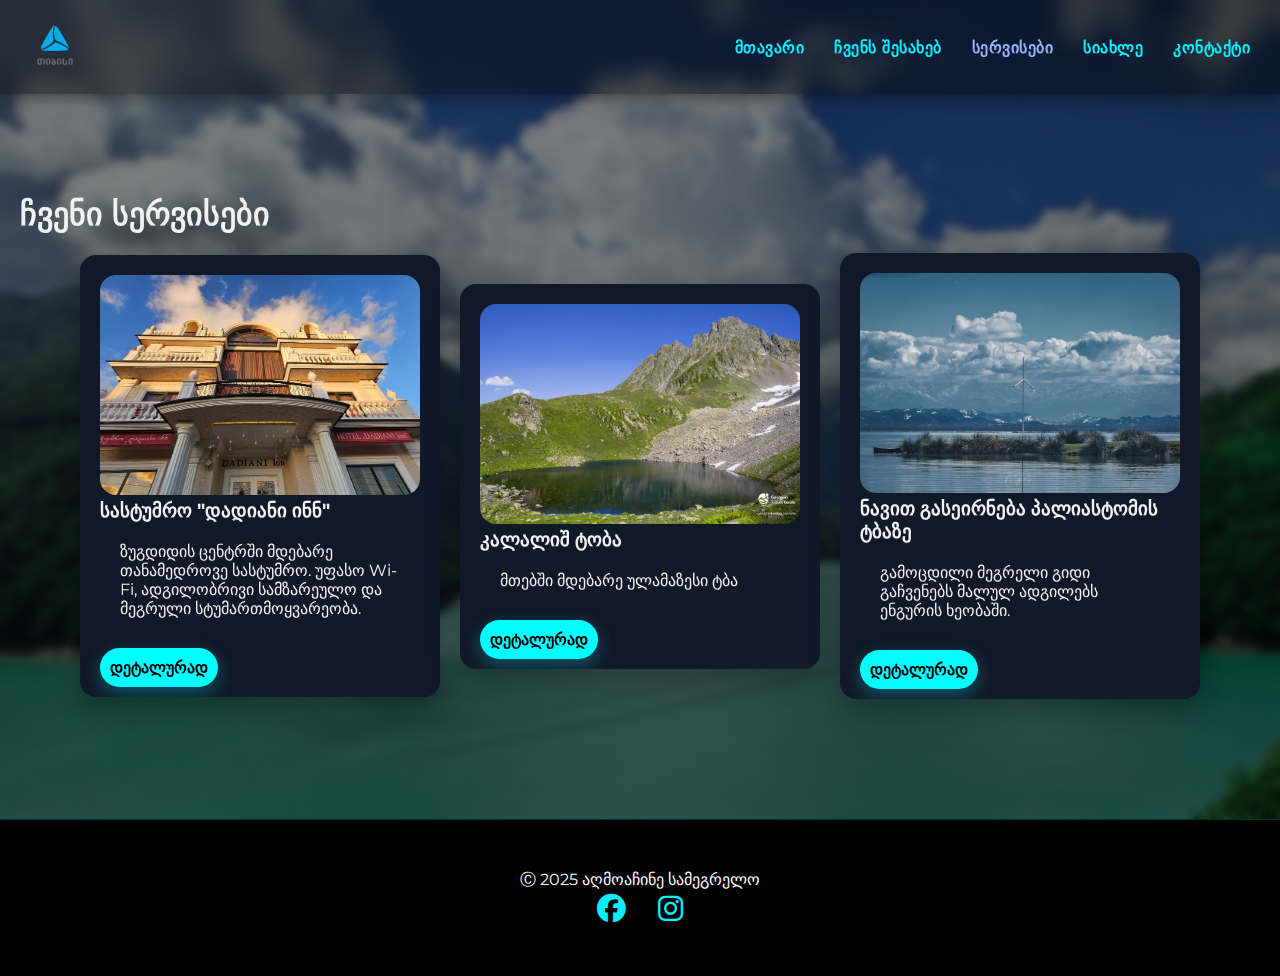
<file: services.html>
<!DOCTYPE html>
<html lang="ka">
<head>
  <meta charset="UTF-8">
  <meta name="viewport" content="width=device-width, initial-scale=1.0">
  <title>სერვისები – აღმოაჩინე სამეგრელო</title>
  <link rel="stylesheet" href="assets/css/style.css">
  <link rel="stylesheet" href="https://cdnjs.cloudflare.com/ajax/libs/font-awesome/6.5.0/css/all.min.css">
  <link href="https://fonts.googleapis.com/css2?family=Montserrat:wght@400;700&display=swap" rel="stylesheet">
</head>
<body>


<header>
  <div class="container">
    <a href="https://tbceducation.ge" target="_blank">
      <img src="assets/images/tbc-logo.png" alt="TBC Logo" class="logo">
    </a>
    <nav>
      <ul>
        <li><a href="index.html">მთავარი</a></li>
        <li><a href="about.html">ჩვენს შესახებ</a></li>
        <li><a href="services.html" class="active" style="text-decoration:none; font-weight:700; color:#99b0fc;" >სერვისები</a></li>
        <li><a href="news.html">სიახლე</a></li>
        <li><a href="contact.html">კონტაქტი</a></li>
      </ul>
    </nav>
  </div>
</header>


<section class="services">
  <div class="container">
    <h1>ჩვენი სერვისები</h1>
    <div class="service-cards">

      
      <div class="card">
        <img src="assets/images/hotel-dadiani.jpg" alt="სასტუმრო">
        <h3>სასტუმრო "დადიანი ინნ"</h3>
        <p>ზუგდიდის ცენტრში მდებარე თანამედროვე სასტუმრო. უფასო Wi-Fi, ადგილობრივი სამზარეულო და მეგრული სტუმართმოყვარეობა.</p>
        <a href="service-dadiani.html" class="btn">დეტალურად</a>
      </div>

      
      <div class="card">
        <img  src="assets/images/tba2.jpg" alt="">
        <h3>კალალიშ ტობა</h3>
        <p>მთებში მდებარე ულამაზესი ტბა</p>
        <a href="service-2.html" class="btn">დეტალურად</a>
      </div>

      
      <div class="card">
        <img src="assets/images/paliastomt.jpg" alt="">
        <h3>ნავით გასეირნება პალიასტომის ტბაზე</h3>
        <p>გამოცდილი მეგრელი გიდი გაჩვენებს მალულ ადგილებს ენგურის ხეობაში.</p>
        <a href="service-3.html" class="btn">დეტალურად</a>
      </div>

    </div>
  </div>
</section>


<footer>
  <div class="container">
    <p>Ⓒ 2025 აღმოაჩინე სამეგრელო</p>
    <div class="socials">
      <a href="#"><i class="fab fa-facebook"></i></a>
      <a href="#"><i class="fab fa-instagram"></i></a>
    </div>
  </div>
</footer>

</body>
</html>
</file>
<file: assets/css/style.css>
* {
  margin: 0;
  padding: 0;
  box-sizing: border-box;
}

body {
  font-family: 'Montserrat', sans-serif;
  background: url('/sam.jpg') no-repeat center center fixed;
  background-size: cover;
  color: #f2f2f2;
  overflow-x: hidden;
}

header {
  background: rgba(0, 0, 0, 0.7);
  padding: 20px 0;
  position: sticky;
  top: 0;
  z-index: 999;
  backdrop-filter: blur(10px);
  box-shadow: 0 5px 15px rgba(0, 0, 0, 0.4);
}

header .container {
  display: flex;
  justify-content: space-between;
  align-items: center;
  max-width: 1300px;
  margin: auto;
  padding: 0 30px;
}

.logo {
  height: 50px;
}

nav ul {
  display: flex;
  list-style: none;
  gap: 30px;
}

nav a {
  color: #00f0ff;
  text-decoration: none;
  font-weight: 700;
  font-size: 1rem;
  letter-spacing: 0.5px;
  transition: 0.3s;
}

nav a:hover {
  color: #fff;
}

.hero {
  padding: 140px 20px;
  text-align: center;
  background: rgba(0, 0, 0, 0.6);
  backdrop-filter: blur(5px);
}

.hero-content h1 {
  font-size: 4rem;
  font-weight: 900;
  text-shadow: 2px 4px 10px rgba(0, 0, 0, 0.7);
  color: #00f0ff;
  margin-bottom: 20px;
}

.hero-content p {
  font-size: 1.3rem;
  max-width: 700px;
  margin: auto;
  margin-bottom: 30px;
}

.btn {
  background: #00f0ff;
  color: #011533;
  padding: 14px 36px;
  border-radius: 50px;
  text-decoration: none;
  font-weight: 700;
  font-size: 1rem;
  transition: 0.4s;
  box-shadow: 0 6px 18px rgba(0, 240, 255, 0.3);
}

.btn:hover {
  background: #011533;
  color: #00f0ff;
  box-shadow: 0 8px 28px rgba(0, 240, 255, 0.5);
}

section {
  padding: 100px 20px;
  background: rgba(0, 0, 0, 0.5);
  backdrop-filter: blur(4px);
}

.container {
  max-width: 1300px;
  margin: auto;
}

.cards {
  display: flex;
  flex-wrap: wrap;
  gap: 30px;
  justify-content: center;
}

.card, .cardss {
  background: #111827;
  border-radius: 16px;
  overflow: hidden;
  width: 30%;
  min-width: 280px;
  transition: 0.3s ease;
  box-shadow: 0 10px 30px rgba(0, 0, 0, 0.3);
  padding: 4px;
}

.cuisine .container p{
  margin-bottom: 20px;
}

.card:hover, .cardss:hover {
  transform: translateY(-10px) scale(1.05);
  box-shadow: 0 14px 40px rgba(0, 0, 0, 0.5);
}

.card img, .cardss img {
  width: 100%;
  height: 220px;
  object-fit: cover;
  border-radius: 16px;
}

.cardss img {
  border-radius: 16px;
}

.about h1, .about h2 {
  color: #00f0ff;
  font-weight: 800;
  font-size: 2rem;
  text-align: center;
  margin-bottom: 30px;
}

.team {
  display: flex;
  flex-wrap: wrap;
  gap: 30px;
  justify-content: center;
}

.member {
  width: 260px;
  text-align: center;
}

.member img {
  width: 100%;
  border-radius: 16px;
  box-shadow: 0 6px 20px rgba(0, 0, 0, 0.3);
}

.values {
  list-style: none;
  margin-top: 30px;
  text-align: center;
}

.values li {
  margin-bottom: 12px;
  font-size: 1.2rem;
  position: relative;
  padding-left: 24px;
}

.values li::before {
  content: '✓';
  position: absolute;
  left: 0;
  color: #00f0ff;
  font-weight: bold;
}

footer {
  background: #000;
  color: white;
  text-align: center;
  padding: 50px 20px;
  font-size: 1rem;
  border-top: 1px solid #00f0ff33;
}

.socials a {
  color: #00f0ff;
  margin: 0 14px;
  font-size: 1.8rem;
  transition: 0.3s;
}

.socials a:hover {
  color: #fff;
}

.service-cards{
  display: flex;
  justify-content: center;
  flex-wrap: wrap;
  align-items: center;
  gap: 20px;
  padding: 20px;
}

.service-cards .card{
  padding: 20px;
  overflow: hidden;
}

.service-cards .card p{
  padding: 20px;
  margin-bottom: 20px;
}

.service-cards .card a{
  background-color: cyan;
  color: black;
  padding: 10px 10px;
}

.news-item {
  margin-top: 20px;
}



@media (max-width: 1024px) {
  .card {
    width: 45%;
  }
}

@media (max-width: 768px) {
  nav ul {
    flex-direction: column;
    gap: 14px;
  }

  .cards {
    flex-direction: column;
    align-items: center;
  }

  .card, .cardss {
    width: 90%;
  }

  .hero-content h1 {
    font-size: 2.8rem;
  }

  .btn {
    padding: 12px 28px;
    font-size: 0.95rem;
  }
}
</file>
<file: assets/css/contact.css>
.contact {
  background: rgba(0, 0, 0, 0.6);
  padding: 100px 20px;
  backdrop-filter: blur(4px);
}

.contact h1 {
  text-align: center;
  color: #00f0ff;
  margin-bottom: 10px;
  font-weight: 800;
  font-size: 2rem;
}

.contact p {
  text-align: center;
  color: #f2f2f2;
  margin-bottom: 40px;
  font-size: 1.1rem;
}

.contact-info {
  display: flex;
  justify-content: center;
  flex-wrap: wrap;
  gap: 40px;
  margin-bottom: 40px;
}

.contact-item {
  background-color: #111827;
  border-radius: 16px;
  padding: 20px;
  text-align: center;
  width: 260px;
  box-shadow: 0 10px 30px rgba(0, 0, 0, 0.3);
  color: #f2f2f2;
}

.contact-item i {
  font-size: 26px;
  color: #00f0ff;
  margin-bottom: 12px;
}

.contact-form {
  max-width: 600px;
  margin: 0 auto;
  display: flex;
  flex-direction: column;
  gap: 20px;
}

.contact-form input,
.contact-form textarea {
  padding: 16px 18px;
  border-radius: 16px;
  border: none;
  font-size: 1rem;
  background-color: #1f2937;
  color: #f2f2f2;
  box-shadow: inset 0 1px 3px rgba(0, 0, 0, 0.3);
}

.contact-form input:focus,
.contact-form textarea:focus {
  border: 2px solid #00f0ff;
  box-shadow: 0 0 8px rgba(0, 240, 255, 0.4);
  outline: none;
}

.contact-form textarea {
  resize: vertical;
  min-height: 120px;
}

.contact-form .btn {
  background-color: #00f0ff;
  color: #011533;
  border: none;
  padding: 16px;
  border-radius: 50px;
  cursor: pointer;
  font-weight: bold;
  font-size: 1rem;
  transition: background 0.3s ease, transform 0.2s ease, color 0.3s;
  box-shadow: 0 6px 18px rgba(0, 240, 255, 0.3);
}

.contact-form .btn:hover {
  background-color: #011533;
  color: #00f0ff;
  transform: translateY(-2px);
  box-shadow: 0 8px 28px rgba(0, 240, 255, 0.5);
}
</file>
<file: assets/css/service-detail.css>
.service-detail {
  padding: 40px 20px;
  font-family: 'Montserrat', sans-serif;
  max-width: 900px;
  margin: 0 auto;
}

.gallery-container {
  display: flex;
  overflow-x: auto;
  gap: 10px;
  padding: 10px;
  scroll-snap-type: x mandatory;
}

.gallery-container img {
  max-height: 200px;
  border-radius: 10px;
  scroll-snap-align: start;
  transition: transform 0.2s ease;
}

.gallery-container img:hover {
  transform: scale(1.05);
}

.service-detail h1 {
  font-size: 2.5rem;
  margin-bottom: 20px;
  color: #211c31;
}

.service-image {
  width: 100%;
  border-radius: 12px;
  margin-bottom: 20px;
  box-shadow: 0 5px 15px rgba(0,0,0,0.1);
}

.service-detail p {
  font-size: 1.1rem;
  line-height: 1.6;
  margin-bottom: 20px;
  color: #34495e;
}

.service-detail ul {
  list-style: none;
  padding-left: 0;
  margin-bottom: 30px;
  color:#044450
}

.service-detail ul li {
  background-size: 20px 20px;
  padding-left: 30px;
  margin-bottom: 12px;
  font-size: 1rem;
  color: #5ea5e4;
}

.btn {
  display: inline-block;
  background-color: #044450;
  color: white;
  padding: 12px 30px;
  border-radius: 6px;
  text-decoration: none;
  font-weight: 700;
  transition: background-color 0.3s ease;
}

.btn:hover {
  background-color: #219150;
}

.map-container {
  width: 100%;
  height: 350px;
  border-radius: 12px;
  overflow: hidden;
  box-shadow: 0 5px 15px rgba(180, 169, 169, 0.1);
  margin-bottom: 30px;
  margin-top: 10px;
}
</file>
